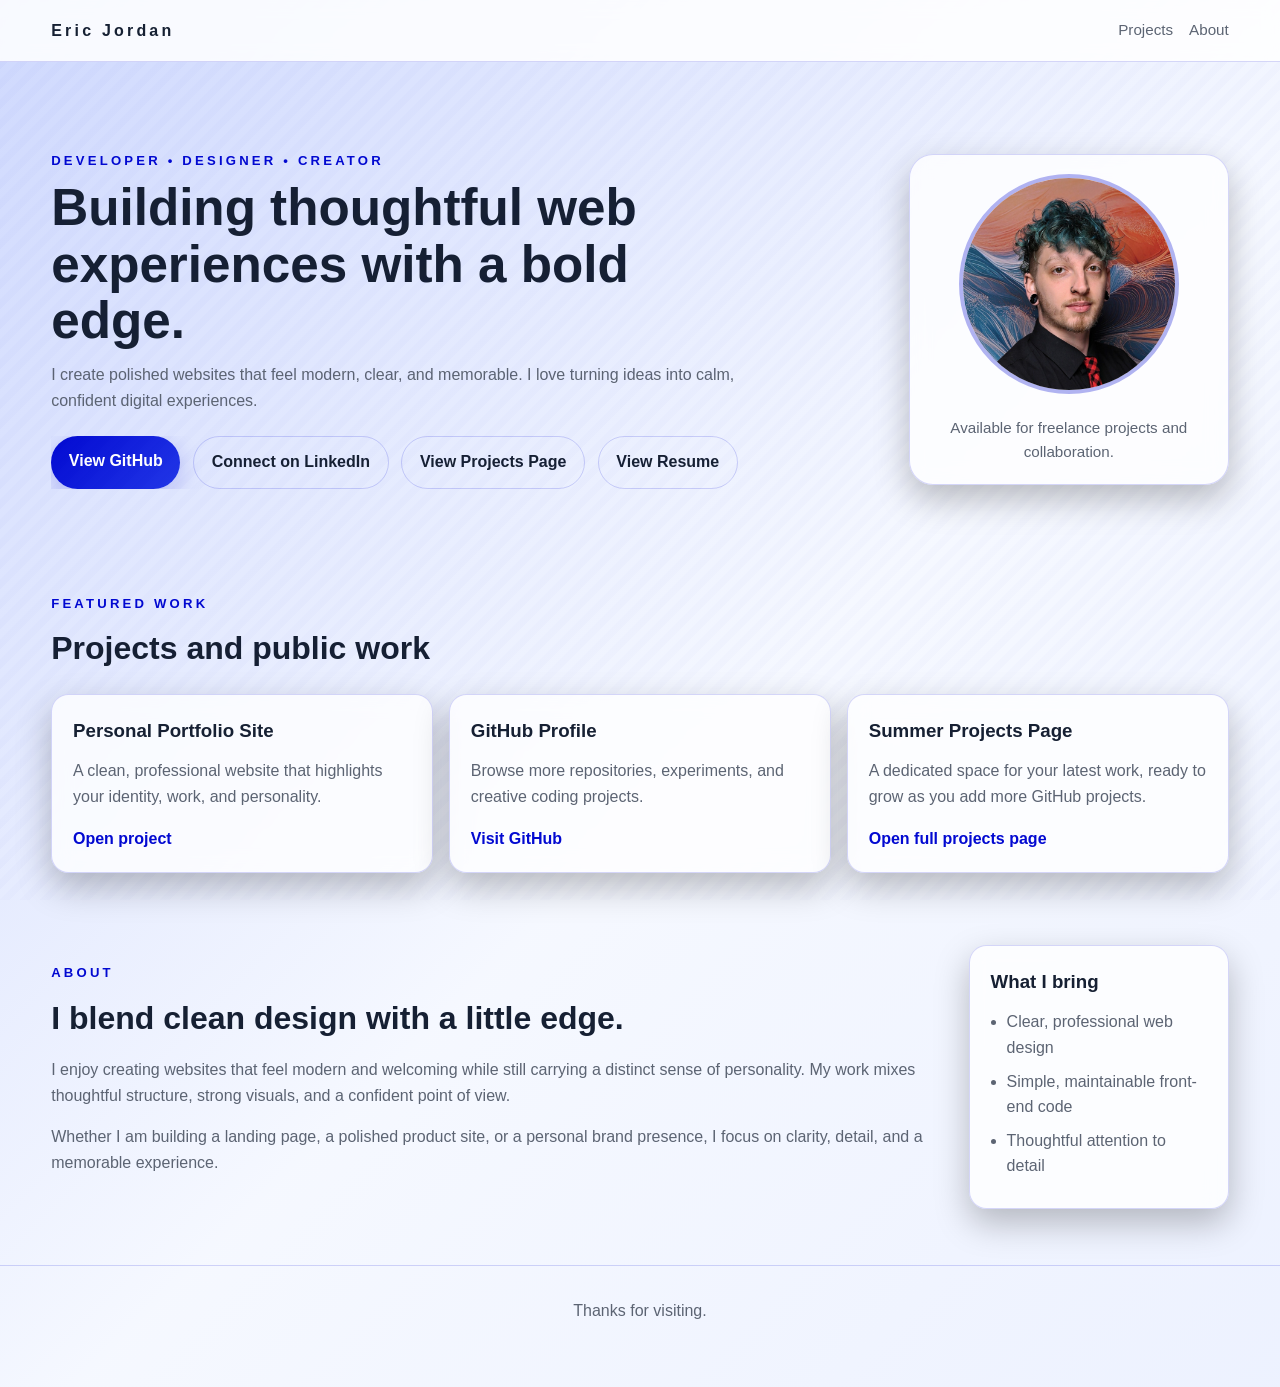
<file: index.html>
<!DOCTYPE html>
<html lang="en">
<head>
  <meta charset="UTF-8">
  <meta name="viewport" content="width=device-width, initial-scale=1.0">
  <title>My Portfolio</title>
  <link rel="stylesheet" href="style.css">
</head>
<body>
  <header class="site-header">
    <div class="container header-layout">
      <a class="brand" href="#">Eric Jordan</a>
      <nav class="site-nav">
        <a href="projects.html">Projects</a>
        <a href="#about">About</a>
      </nav>
    </div>
  </header>

  <main>
    <!-- Hero section -->
    <section class="hero">
      <div class="container hero-layout">
        <div class="hero-copy">
          <p class="eyebrow">Developer • Designer • Creator</p>
          <h1>Building thoughtful web experiences with a bold edge.</h1>
          <p>I create polished websites that feel modern, clear, and memorable. I love turning ideas into calm, confident digital experiences.</p>

          <div class="button-row">
            <a class="button primary" href="https://github.com/GCA-Classroom" target="_blank" rel="noopener">View GitHub</a>
            <a class="button secondary" href="https://www.linkedin.com/" target="_blank" rel="noopener">Connect on LinkedIn</a>
            <a class="button secondary" href="projects.html">View Projects Page</a>
            <a class="button secondary" href="resume.html">View Resume</a>
          </div>
        </div>

        <div class="hero-card">
          <img src="img/me.jpg" alt="Headshot of the portfolio owner">
          <p class="card-label">Available for freelance projects and collaboration.</p>
        </div>
      </div>
    </section>

    <!-- Projects section -->
    <section id="projects" class="section">
      <div class="container">
        <div class="section-heading">
          <p class="eyebrow">Featured work</p>
          <h2>Projects and public work</h2>
        </div>

        <div class="card-grid">
          <article class="project-card">
            <h3>Personal Portfolio Site</h3>
            <p>A clean, professional website that highlights your identity, work, and personality.</p>
            <a href="https://github.com/GCA-Classroom/01-prj-personal-site" target="_blank" rel="noopener">Open project</a>
          </article>

          <article class="project-card">
            <h3>GitHub Profile</h3>
            <p>Browse more repositories, experiments, and creative coding projects.</p>
            <a href="https://github.com/ericjsquared" target="_blank" rel="noopener">Visit GitHub</a>
          </article>

          <article class="project-card">
            <h3>Summer Projects Page</h3>
            <p>A dedicated space for your latest work, ready to grow as you add more GitHub projects.</p>
            <a href="projects.html">Open full projects page</a>
          </article>
        </div>
      </div>
    </section>

    <!-- About section -->
    <section id="about" class="section about-section">
      <div class="container about-layout">
        <div>
          <p class="eyebrow">About</p>
          <h2>I blend clean design with a little edge.</h2>
          <p>I enjoy creating websites that feel modern and welcoming while still carrying a distinct sense of personality. My work mixes thoughtful structure, strong visuals, and a confident point of view.</p>
          <p>Whether I am building a landing page, a polished product site, or a personal brand presence, I focus on clarity, detail, and a memorable experience.</p>
        </div>

        <div class="about-panel">
          <h3>What I bring</h3>
          <ul>
            <li>Clear, professional web design</li>
            <li>Simple, maintainable front-end code</li>
            <li>Thoughtful attention to detail</li>
          </ul>
        </div>
      </div>
    </section>
  </main>

  <footer class="site-footer">
    <div class="container">
      <p>Thanks for visiting.</p>
    </div>
  </footer>
</body>
</html>
</file>
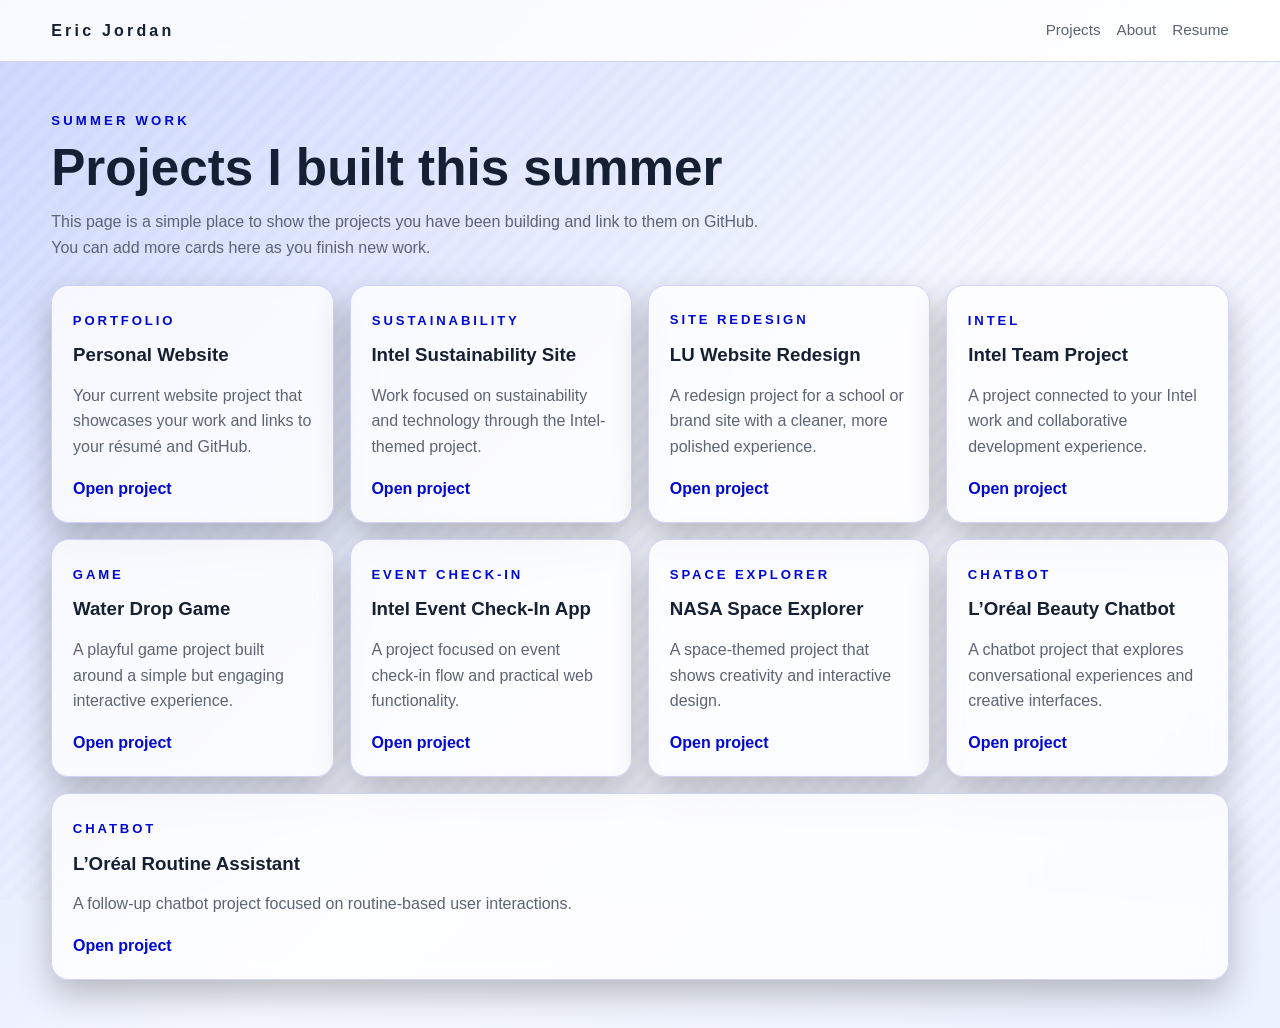
<file: projects.html>
<!DOCTYPE html>
<html lang="en">
<head>
  <meta charset="UTF-8">
  <meta name="viewport" content="width=device-width, initial-scale=1.0">
  <title>Projects | My Portfolio</title>
  <link rel="stylesheet" href="style.css">
</head>
<body>
  <header class="site-header">
    <div class="container header-layout">
      <a class="brand" href="index.html">Eric Jordan</a>
      <nav class="site-nav">
        <a href="projects.html">Projects</a>
        <a href="index.html#about">About</a>
        <a href="resume.html">Resume</a>
      </nav>
    </div>
  </header>

  <main class="container projects-page">
    <div class="projects-intro">
      <p class="eyebrow">Summer work</p>
      <h1>Projects I built this summer</h1>
      <p>This page is a simple place to show the projects you have been building and link to them on GitHub. You can add more cards here as you finish new work.</p>
    </div>

    <div class="projects-grid">
      <article class="project-card">
        <p class="project-meta">Portfolio</p>
        <h3>Personal Website</h3>
        <p>Your current website project that showcases your work and links to your résumé and GitHub.</p>
        <a href="https://ericjsquared.github.io/01-prj-personal-site/" target="_blank" rel="noopener">Open project</a>
      </article>

      <article class="project-card">
        <p class="project-meta">Sustainability</p>
        <h3>Intel Sustainability Site</h3>
        <p>Work focused on sustainability and technology through the Intel-themed project.</p>
        <a href="https://ericjsquared.github.io/02-prj-intel-sustainability/" target="_blank" rel="noopener">Open project</a>
      </article>

      <article class="project-card">
        <p class="project-meta">Site Redesign</p>
        <h3>LU Website Redesign</h3>
        <p>A redesign project for a school or brand site with a cleaner, more polished experience.</p>
        <a href="https://ericjsquared.github.io/03-LU-site-redesign/" target="_blank" rel="noopener">Open project</a>
      </article>

      <article class="project-card">
        <p class="project-meta">Intel</p>
        <h3>Intel Team Project</h3>
        <p>A project connected to your Intel work and collaborative development experience.</p>
        <a href="https://ericjsquared.github.io/03-prj-intel/" target="_blank" rel="noopener">Open project</a>
      </article>

      <article class="project-card">
        <p class="project-meta">Game</p>
        <h3>Water Drop Game</h3>
        <p>A playful game project built around a simple but engaging interactive experience.</p>
        <a href="https://ericjsquared.github.io/05-cw-game-water-drop/" target="_blank" rel="noopener">Open project</a>
      </article>

      <article class="project-card">
        <p class="project-meta">Event Check-In</p>
        <h3>Intel Event Check-In App</h3>
        <p>A project focused on event check-in flow and practical web functionality.</p>
        <a href="https://ericjsquared.github.io/05-prj-intel-event-check-in/" target="_blank" rel="noopener">Open project</a>
      </article>

      <article class="project-card">
        <p class="project-meta">Space Explorer</p>
        <h3>NASA Space Explorer</h3>
        <p>A space-themed project that shows creativity and interactive design.</p>
        <a href="https://ericjsquared.github.io/07-nasa-space-explorer/" target="_blank" rel="noopener">Open project</a>
      </article>

      <article class="project-card">
        <p class="project-meta">Chatbot</p>
        <h3>L’Oréal Beauty Chatbot</h3>
        <p>A chatbot project that explores conversational experiences and creative interfaces.</p>
        <a href="https://ericjsquared.github.io/08-prj-loreal-chatbot/" target="_blank" rel="noopener">Open project</a>
      </article>

      <article class="project-card">
        <p class="project-meta">Chatbot</p>
        <h3>L’Oréal Routine Assistant</h3>
        <p>A follow-up chatbot project focused on routine-based user interactions.</p>
        <a href="https://ericjsquared.github.io/09-loreal-routine-chatbot/" target="_blank" rel="noopener">Open project</a>
      </article>
    </div>
  </main>
</body>
</html>
</file>
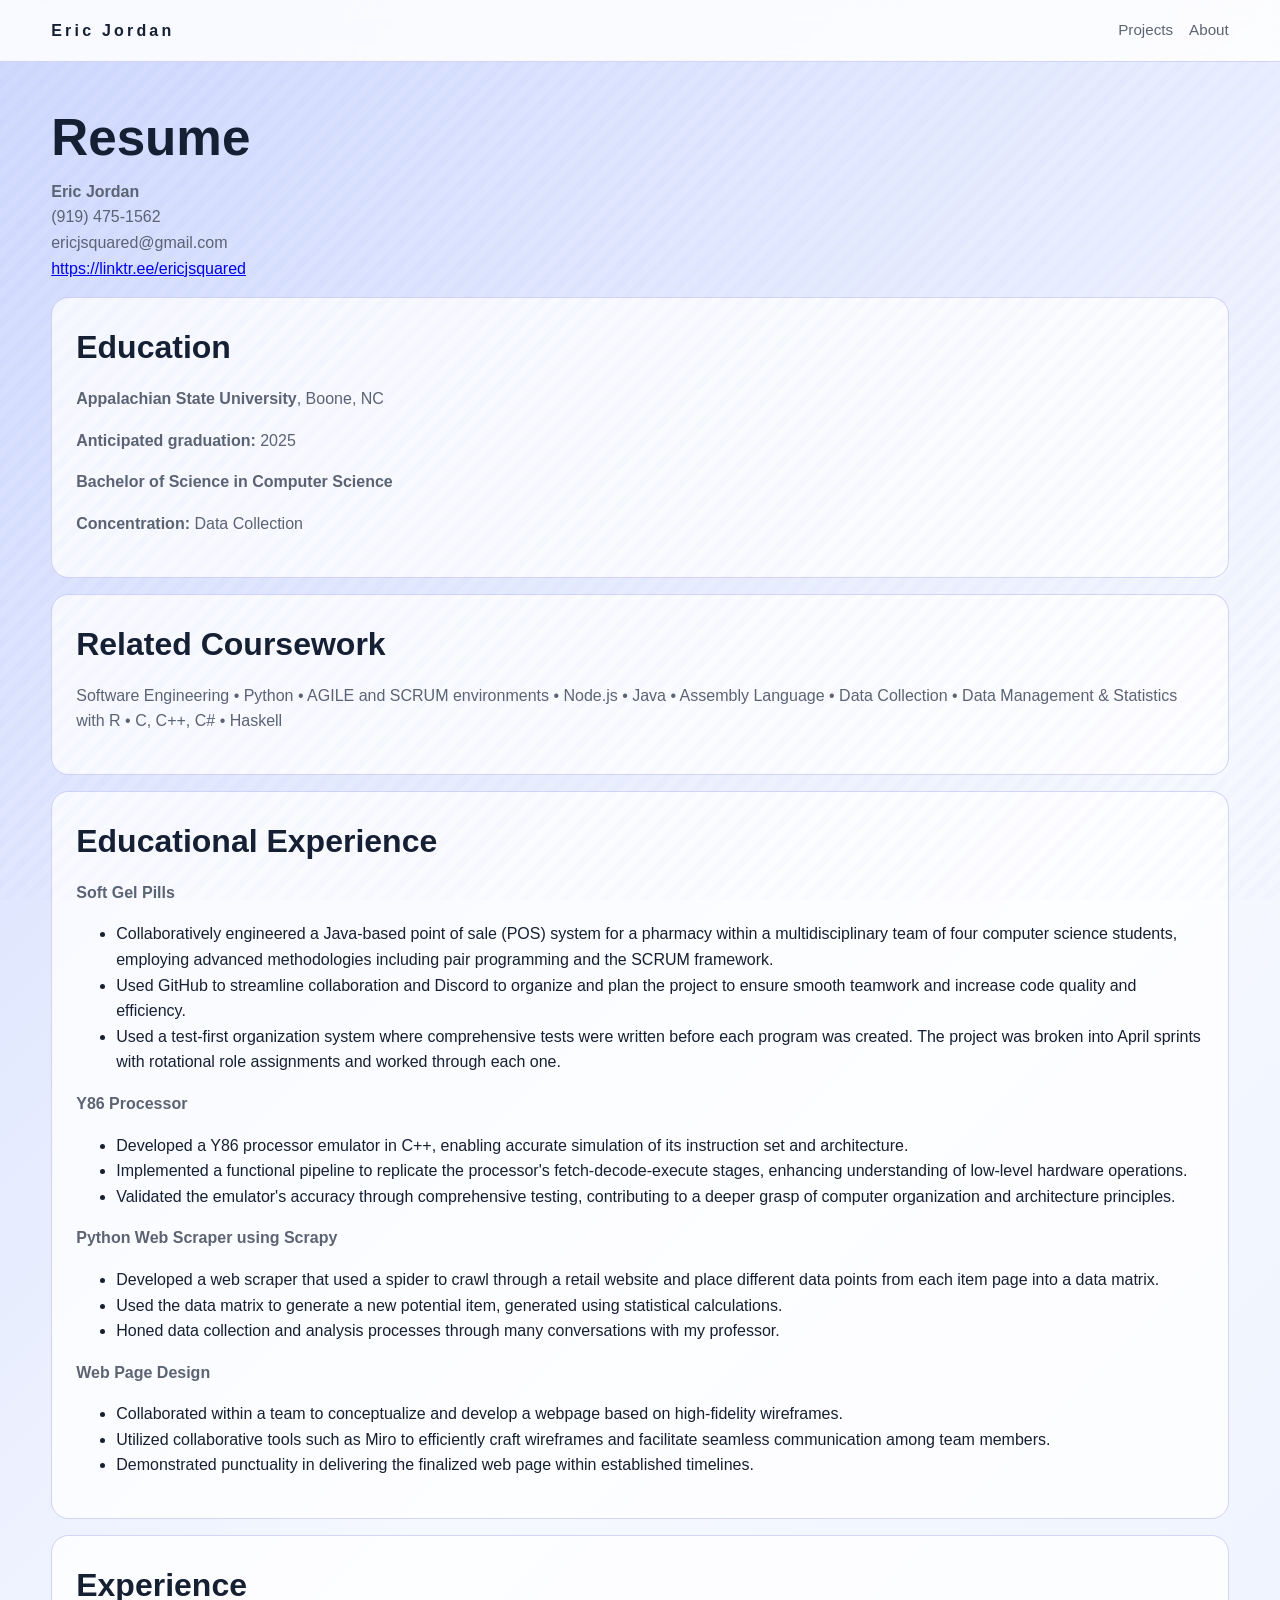
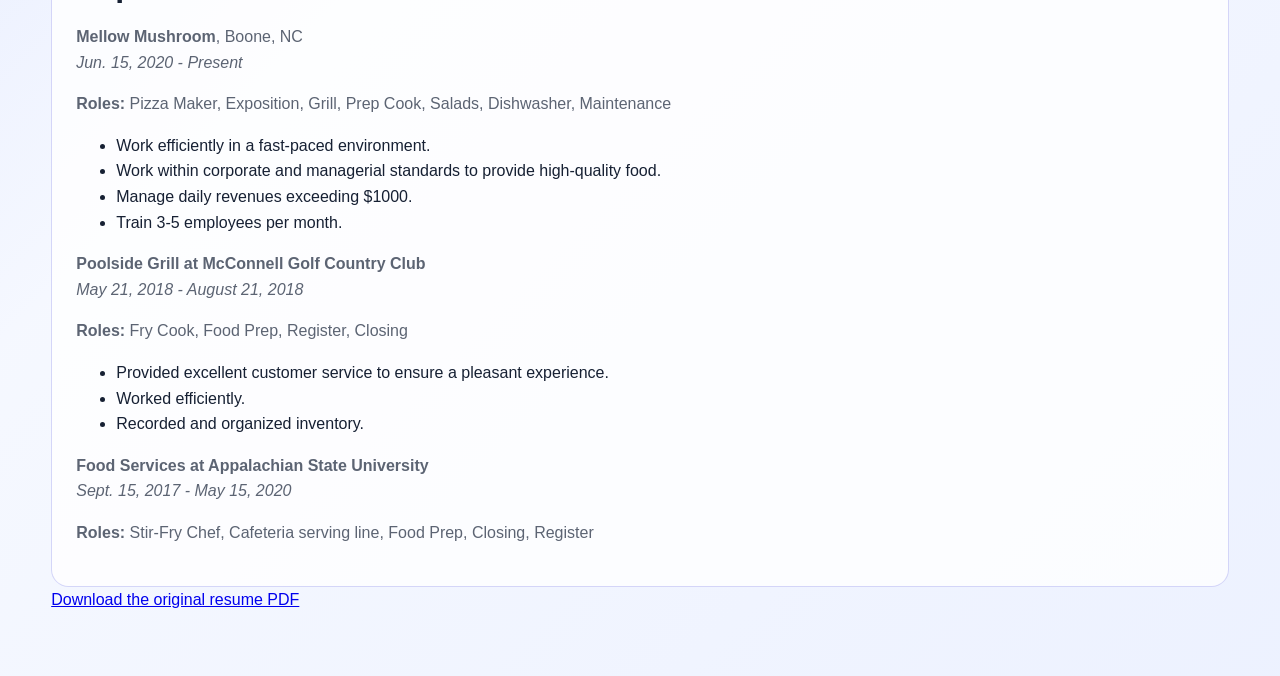
<file: resume.html>
<!DOCTYPE html>
<html lang="en">
<head>
  <meta charset="UTF-8">
  <meta name="viewport" content="width=device-width, initial-scale=1.0">
  <title>Resume | My Portfolio</title>
  <link rel="stylesheet" href="style.css">
</head>
<body>
  <header class="site-header">
    <div class="container header-layout">
      <a class="brand" href="index.html">Eric Jordan</a>
      <nav class="site-nav">
        <a href="index.html#projects">Projects</a>
        <a href="index.html#about">About</a>
      </nav>
    </div>
  </header>

  <main class="container resume-page">
    <h1>Resume</h1>
    <p><strong>Eric Jordan</strong><br>(919) 475-1562<br>ericjsquared@gmail.com<br><a href="https://linktr.ee/ericjsquared" target="_blank" rel="noopener">https://linktr.ee/ericjsquared</a></p>

    <div class="resume-card">
      <h2>Education</h2>
      <p><strong>Appalachian State University</strong>, Boone, NC</p>
      <p><strong>Anticipated graduation:</strong> 2025</p>
      <p><strong>Bachelor of Science in Computer Science</strong></p>
      <p><strong>Concentration:</strong> Data Collection</p>
    </div>

    <div class="resume-card">
      <h2>Related Coursework</h2>
      <p>Software Engineering • Python • AGILE and SCRUM environments • Node.js • Java • Assembly Language • Data Collection • Data Management &amp; Statistics with R • C, C++, C# • Haskell</p>
    </div>

    <div class="resume-card">
      <h2>Educational Experience</h2>

      <p><strong>Soft Gel Pills</strong></p>
      <ul>
        <li>Collaboratively engineered a Java-based point of sale (POS) system for a pharmacy within a multidisciplinary team of four computer science students, employing advanced methodologies including pair programming and the SCRUM framework.</li>
        <li>Used GitHub to streamline collaboration and Discord to organize and plan the project to ensure smooth teamwork and increase code quality and efficiency.</li>
        <li>Used a test-first organization system where comprehensive tests were written before each program was created. The project was broken into April sprints with rotational role assignments and worked through each one.</li>
      </ul>

      <p><strong>Y86 Processor</strong></p>
      <ul>
        <li>Developed a Y86 processor emulator in C++, enabling accurate simulation of its instruction set and architecture.</li>
        <li>Implemented a functional pipeline to replicate the processor's fetch-decode-execute stages, enhancing understanding of low-level hardware operations.</li>
        <li>Validated the emulator's accuracy through comprehensive testing, contributing to a deeper grasp of computer organization and architecture principles.</li>
      </ul>

      <p><strong>Python Web Scraper using Scrapy</strong></p>
      <ul>
        <li>Developed a web scraper that used a spider to crawl through a retail website and place different data points from each item page into a data matrix.</li>
        <li>Used the data matrix to generate a new potential item, generated using statistical calculations.</li>
        <li>Honed data collection and analysis processes through many conversations with my professor.</li>
      </ul>

      <p><strong>Web Page Design</strong></p>
      <ul>
        <li>Collaborated within a team to conceptualize and develop a webpage based on high-fidelity wireframes.</li>
        <li>Utilized collaborative tools such as Miro to efficiently craft wireframes and facilitate seamless communication among team members.</li>
        <li>Demonstrated punctuality in delivering the finalized web page within established timelines.</li>
      </ul>
    </div>

    <div class="resume-card">
      <h2>Experience</h2>

      <p><strong>Mellow Mushroom</strong>, Boone, NC<br><em>Jun. 15, 2020 - Present</em></p>
      <p><strong>Roles:</strong> Pizza Maker, Exposition, Grill, Prep Cook, Salads, Dishwasher, Maintenance</p>
      <ul>
        <li>Work efficiently in a fast-paced environment.</li>
        <li>Work within corporate and managerial standards to provide high-quality food.</li>
        <li>Manage daily revenues exceeding $1000.</li>
        <li>Train 3-5 employees per month.</li>
      </ul>

      <p><strong>Poolside Grill at McConnell Golf Country Club</strong><br><em>May 21, 2018 - August 21, 2018</em></p>
      <p><strong>Roles:</strong> Fry Cook, Food Prep, Register, Closing</p>
      <ul>
        <li>Provided excellent customer service to ensure a pleasant experience.</li>
        <li>Worked efficiently.</li>
        <li>Recorded and organized inventory.</li>
      </ul>

      <p><strong>Food Services at Appalachian State University</strong><br><em>Sept. 15, 2017 - May 15, 2020</em></p>
      <p><strong>Roles:</strong> Stir-Fry Chef, Cafeteria serving line, Food Prep, Closing, Register</p>
    </div>

    <p><a href="Resume 2026 (1).pdf" target="_blank" rel="noopener">Download the original resume PDF</a></p>
  </main>
</body>
</html>
</file>
<file: style.css>
:root {
  --bg: #f3f6ff;
  --panel: rgba(255, 255, 255, 0.78);
  --text: #162033;
  --muted: #5c6473;
  --accent: #0209d1;
  --accent-2: #2338e8;
  --border: rgba(2, 9, 209, 0.16);
}

* {
  box-sizing: border-box;
}

body {
  margin: 0;
  font-family: Arial, Helvetica, sans-serif;
  line-height: 1.6;
  color: var(--text);
  background: linear-gradient(135deg, #9eb2fc80 0%, #eef3ff91 55%, #d5e0ff6f 100%);
  min-height: 100vh;
}

body::before {
  content: "";
  position: fixed;
  inset: 0;
  background-image: linear-gradient(135deg, rgba(2, 9, 209, 0.08) 25%, transparent 25%, transparent 50%, rgba(2, 9, 209, 0.06) 50%, rgba(2, 9, 209, 0.06) 75%, transparent 75%, transparent);
  background-size: 20px 20px;
  opacity: 0.2;
  pointer-events: none;
}

.container {
  width: min(1250px, 92%);
  margin: 0 auto;
}

.site-header {
  padding: 1.1rem 0;
  position: sticky;
  top: 0;
  z-index: 10;
  background: rgba(255, 255, 255, 0.86);
  backdrop-filter: blur(8px);
  border-bottom: 1px solid var(--border);
}

.header-layout {
  display: flex;
  justify-content: space-between;
  align-items: center;
}

.brand {
  color: var(--text);
  text-decoration: none;
  font-weight: 700;
  letter-spacing: 0.2rem;
}

.site-nav {
  display: flex;
  gap: 1rem;
}

.site-nav a {
  color: var(--muted);
  text-decoration: none;
  font-size: 0.95rem;
}

.site-nav a:hover {
  color: var(--accent);
}

.hero {
  padding: 5.5rem 0 4rem;
}

.hero-layout,
.about-layout {
  display: flex;
  justify-content: space-between;
  align-items: center;
  gap: 2rem;
}

.hero-copy {
  max-width: 720px;
}

.eyebrow {
  margin: 0 0 0.6rem;
  color: var(--accent);
  font-size: 0.82rem;
  font-weight: 700;
  letter-spacing: 0.2rem;
  text-transform: uppercase;
}

h1,
h2,
h3 {
  margin: 0 0 0.8rem;
}

h1 {
  font-size: clamp(2rem, 4vw, 3.3rem);
  line-height: 1.1;
}

h2 {
  font-size: clamp(1.5rem, 3vw, 2rem);
}

p {
  color: var(--muted);
  margin: 0 0 1rem;
}

.button-row {
  display: flex;
  flex-wrap: nowrap;
  gap: 0.8rem;
  margin-top: 1.4rem;
  overflow-x: auto;
}

.button {
  display: inline-block;
  padding: 0.8rem 1.1rem;
  border-radius: 999px;
  text-decoration: none;
  font-weight: 600;
  transition: transform 0.2s ease, box-shadow 0.2s ease;
  white-space: nowrap;
}

.button:hover {
  transform: translateY(-2px);
}

.button.primary {
  background: linear-gradient(135deg, var(--accent) 0%, var(--accent-2) 100%);
  color: #ffffff;
  box-shadow: 0 8px 24px rgba(2, 9, 209, 0.2);
}

.button.secondary {
  background: transparent;
  color: var(--text);
  border: 1px solid var(--border);
}

.hero-card,
.project-card,
.about-panel {
  background: var(--panel);
  border: 1px solid var(--border);
  box-shadow: 0 14px 34px rgba(0, 0, 0, 0.25);
  backdrop-filter: blur(10px);
}

.hero-card {
  padding: 1.2rem;
  border-radius: 1.5rem;
  width: 100%;
  max-width: 320px;
  text-align: center;
}

.hero-card img {
  width: 100%;
  max-width: 220px;
  height: 220px;
  object-fit: cover;
  border-radius: 50%;
  border: 4px solid rgba(2, 9, 209, 0.3);
  margin-bottom: 0.9rem;
}

.card-label {
  margin: 0;
  font-size: 0.95rem;
}

.section {
  padding: 2.5rem 0 3.5rem;
}

.section-heading {
  margin-bottom: 1.2rem;
}

.card-grid {
  display: flex;
  flex-wrap: wrap;
  gap: 1rem;
}

.project-card {
  flex: 1 1 240px;
  padding: 1.3rem;
  border-radius: 1.1rem;
}

.project-card a {
  color: var(--accent);
  text-decoration: none;
  font-weight: 600;
}

.about-section {
  padding-top: 1rem;
}

.about-panel {
  padding: 1.3rem;
  border-radius: 1.1rem;
  min-width: 260px;
}

.about-panel ul {
  margin: 0;
  padding-left: 1rem;
  color: var(--muted);
}

.about-panel li {
  margin-bottom: 0.5rem;
}

.site-footer {
  padding: 2rem 0 3rem;
  text-align: center;
  border-top: 1px solid var(--border);
}

.projects-page {
  padding: 3rem 0;
}

.projects-intro {
  max-width: 720px;
  margin-bottom: 1.5rem;
}

.projects-grid {
  display: flex;
  flex-wrap: wrap;
  gap: 1rem;
}

.projects-grid .project-card {
  flex: 1 1 280px;
}

.project-meta {
  display: inline-block;
  margin-bottom: 0.6rem;
  color: var(--accent);
  font-size: 0.82rem;
  font-weight: 700;
  letter-spacing: 0.18rem;
  text-transform: uppercase;
}

.resume-page {
  padding: 3rem 0;
}

.resume-card {
  background: var(--panel);
  border: 1px solid var(--border);
  padding: 1.5rem;
  border-radius: 1.1rem;
  margin-top: 1rem;
}

@media (max-width: 760px) {
  .hero-layout,
  .about-layout {
    flex-direction: column;
    align-items: flex-start;
  }

  .hero-card {
    max-width: 100%;
  }
}
</file>
